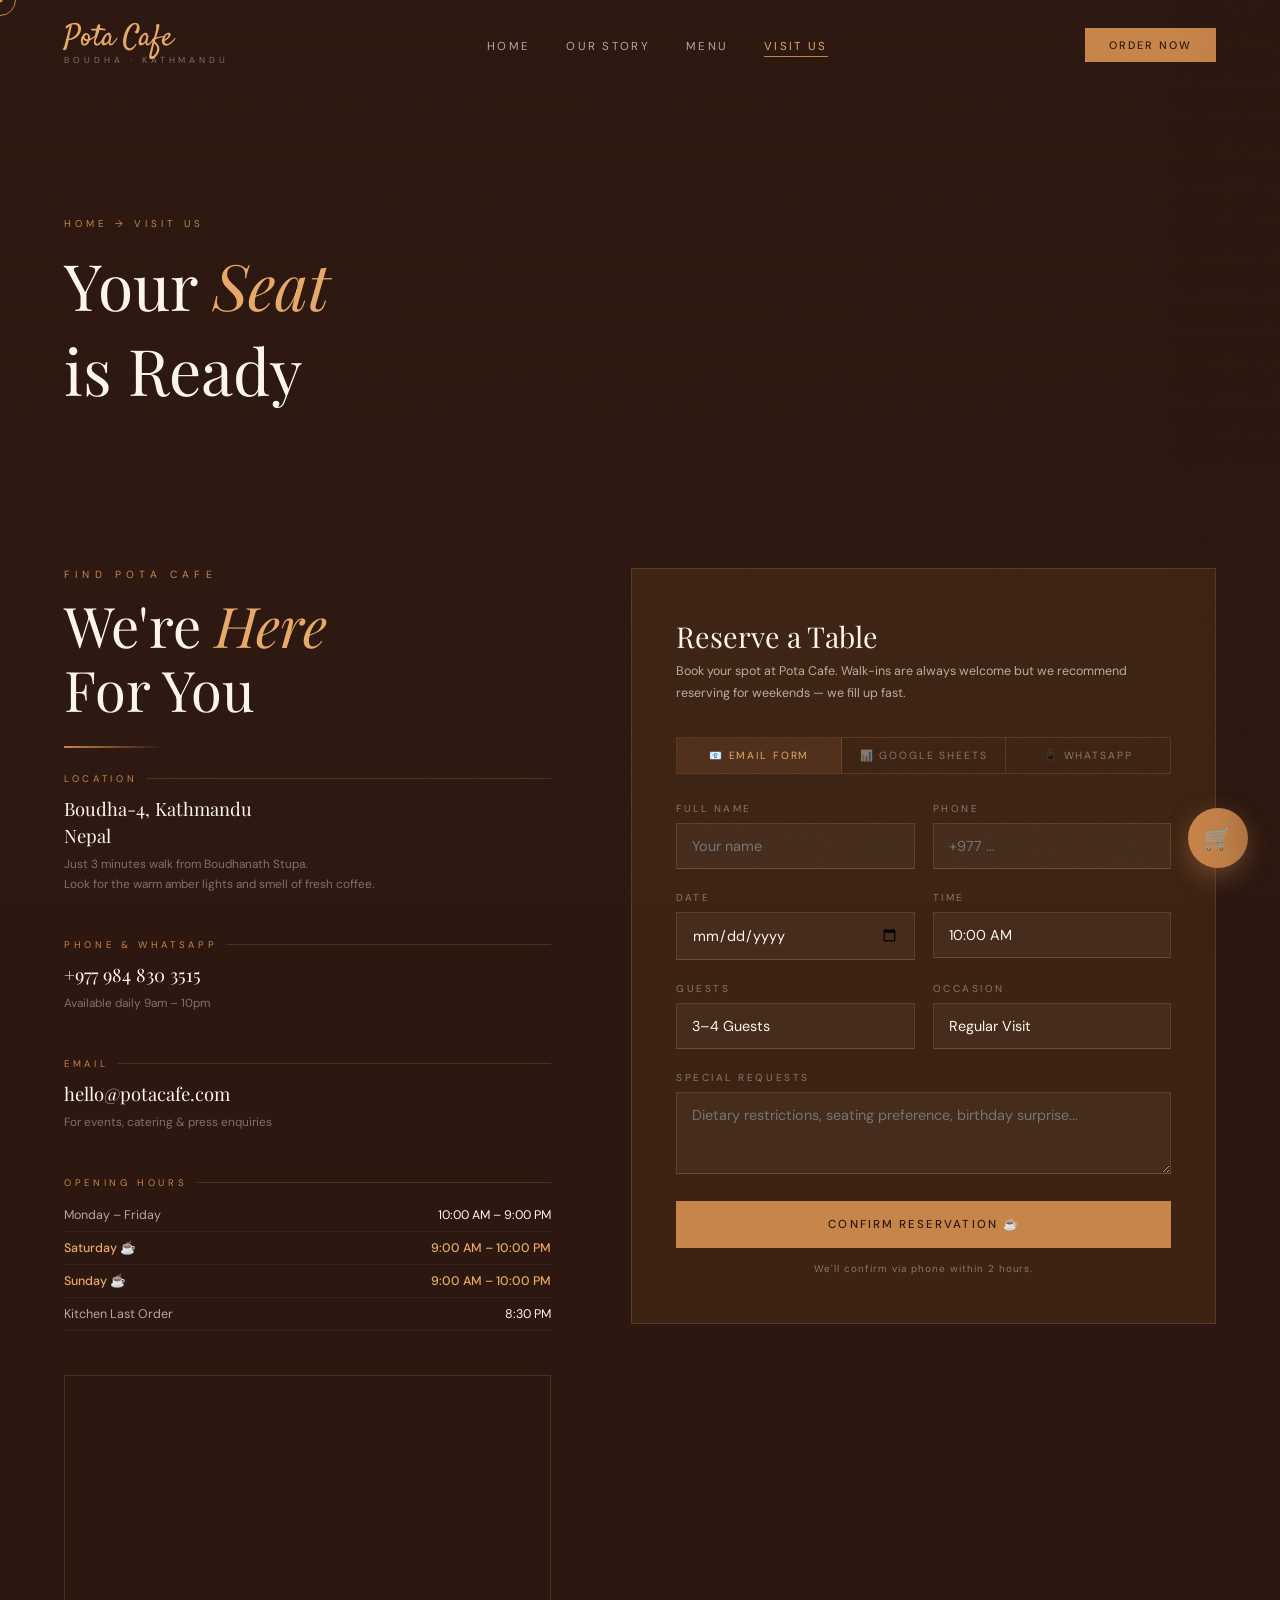
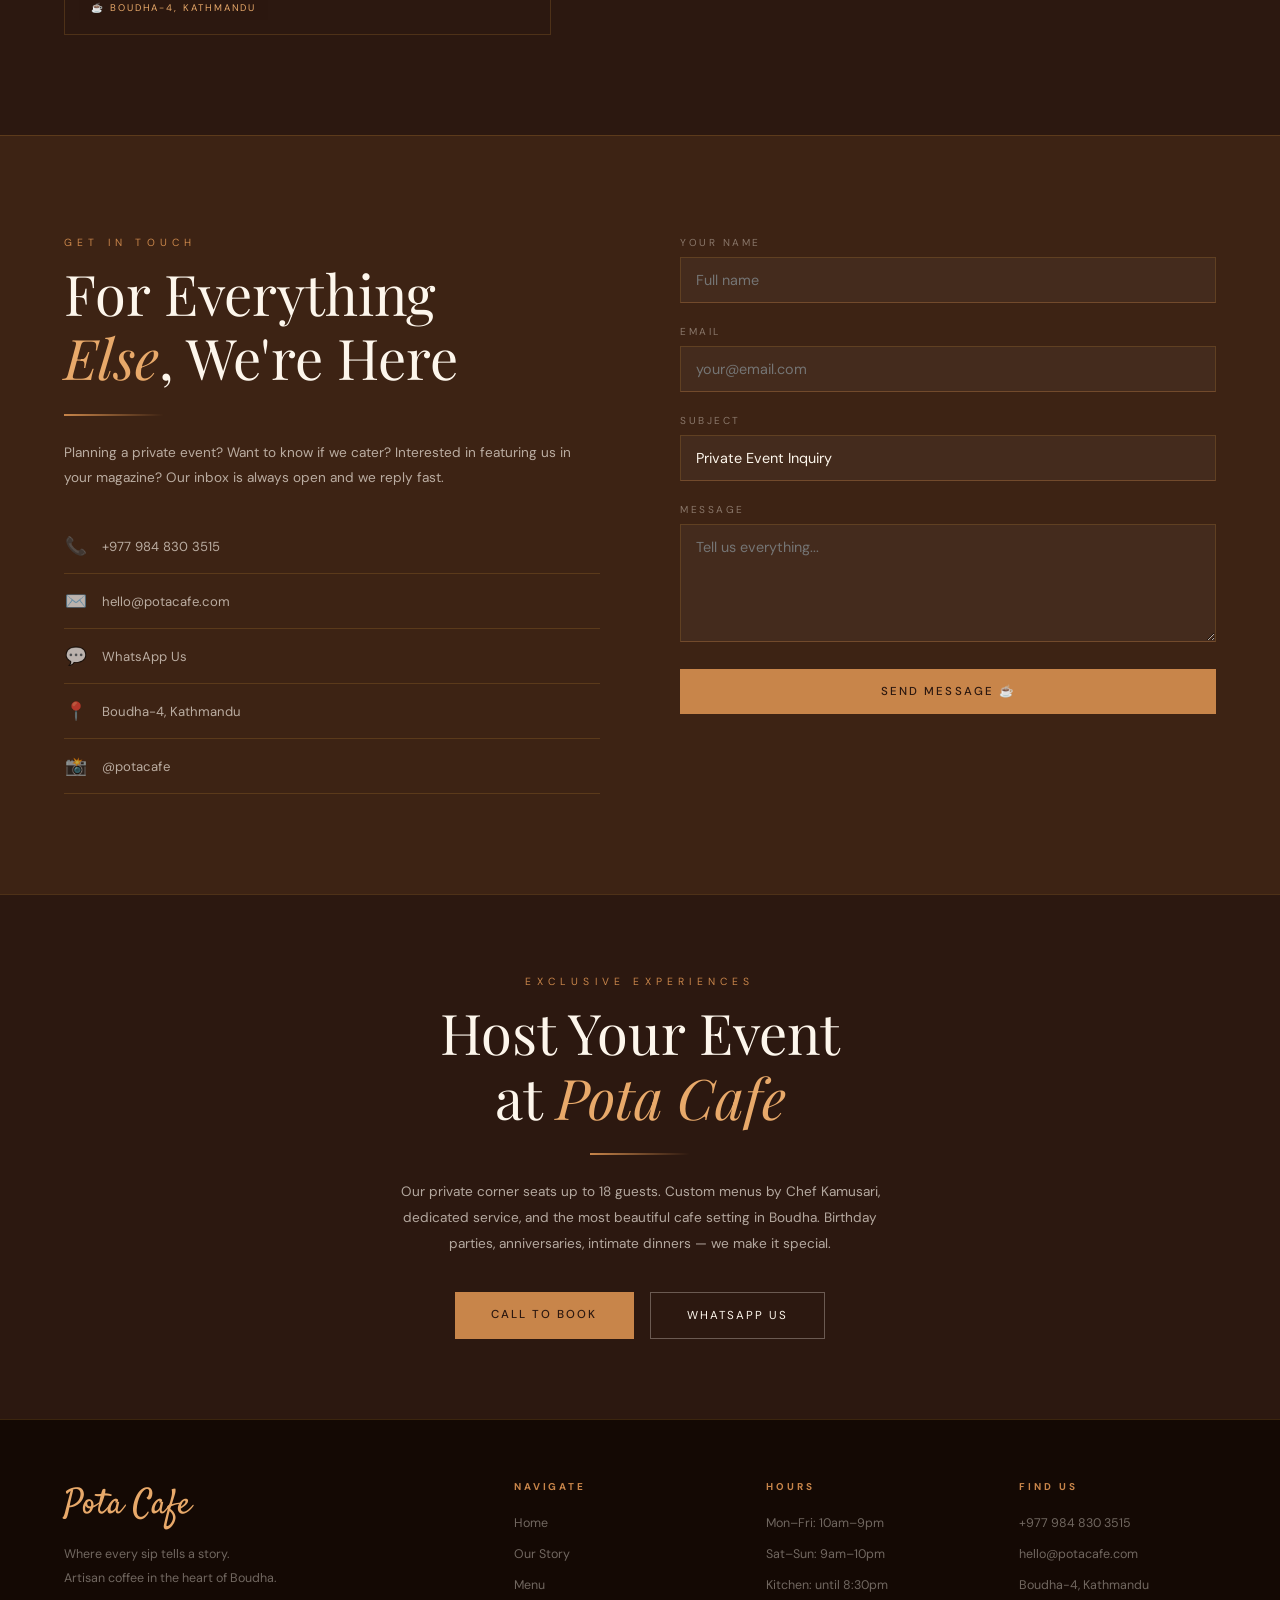
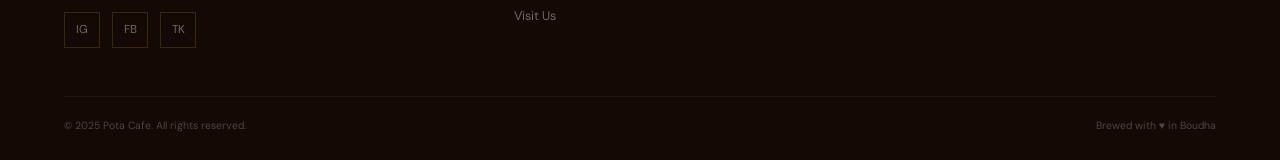
<file: contact.html>
<!DOCTYPE html>
<html lang="en">
<head>
  <meta charset="UTF-8"/>
  <meta name="viewport" content="width=device-width, initial-scale=1.0"/>
  <title>Visit Us — Pota Cafe Kathmandu</title>
  <link rel="stylesheet" href="styles.css"/>
  <style>
    .contact-layout {
      display: grid;
      grid-template-columns: 1fr 1.2fr;
      gap: 80px;
      align-items: start;
    }
    .contact-block { margin-bottom: 44px; }
    .contact-label {
      font-size: 0.6rem;
      letter-spacing: 0.38em;
      text-transform: uppercase;
      color: var(--caramel);
      margin-bottom: 10px;
      display: flex;
      align-items: center;
      gap: 10px;
    }
    .contact-label::after { content: ''; flex: 1; height: 1px; background: var(--glass-border); }
    .contact-value {
      font-family: var(--font-display);
      font-size: 1.15rem;
      font-weight: 400;
      color: var(--cream);
      line-height: 1.5;
    }
    .contact-sub { font-size: 0.74rem; color: var(--text-muted); margin-top: 4px; line-height: 1.7; }

    .hours-table { margin-top: 8px; }
    .hours-row {
      display: flex;
      justify-content: space-between;
      padding: 8px 0;
      border-bottom: 1px solid rgba(255,255,255,0.05);
      font-size: 0.78rem;
    }
    .hours-day  { color: var(--text-soft); }
    .hours-time { color: var(--cream); }
    .hours-row.today .hours-day,
    .hours-row.today .hours-time { color: var(--caramel-light); font-weight: 500; }

    .map-wrap {
      position: relative;
      height: 260px;
      overflow: hidden;
      border: 1px solid var(--glass-border);
      margin-top: 32px;
    }
    .map-wrap iframe { width: 100%; height: 100%; border: none; filter: grayscale(1) invert(0.85) sepia(0.3) contrast(0.85); opacity: 0.8; }
    .map-label {
      position: absolute;
      bottom: 14px; left: 14px;
      font-size: 0.6rem;
      letter-spacing: 0.2em;
      text-transform: uppercase;
      color: var(--caramel-light);
      background: rgba(44,24,16,0.9);
      padding: 6px 12px;
      backdrop-filter: blur(8px);
    }

    .reservation-box {
      background: var(--espresso-mid);
      border: 1px solid var(--glass-border);
      padding: 48px 44px;
      position: sticky;
      top: 90px;
    }
    .reservation-box h2 {
      font-family: var(--font-display);
      font-size: 1.8rem;
      font-weight: 400;
      color: var(--cream);
      margin-bottom: 6px;
    }
    .reservation-box > p {
      font-size: 0.78rem;
      color: var(--text-soft);
      line-height: 1.75;
      margin-bottom: 32px;
    }

    /* Google Sheets tab indicator */
    .form-tabs {
      display: flex;
      gap: 0;
      margin-bottom: 28px;
      border: 1px solid var(--glass-border);
    }
    .form-tab {
      flex: 1;
      padding: 11px;
      text-align: center;
      font-size: 0.65rem;
      letter-spacing: 0.18em;
      text-transform: uppercase;
      color: var(--text-muted);
      background: transparent;
      border: none;
      border-right: 1px solid var(--glass-border);
      cursor: none;
      transition: all 0.3s;
    }
    .form-tab:last-child { border-right: none; }
    .form-tab.active { background: rgba(200,133,74,0.12); color: var(--caramel-light); }

    .form-panel { display: none; }
    .form-panel.active { display: block; }

    .whatsapp-reserve {
      display: flex;
      align-items: center;
      gap: 10px;
      padding: 14px 20px;
      background: #25d366;
      color: var(--white);
      border: none;
      font-size: 0.72rem;
      letter-spacing: 0.15em;
      text-transform: uppercase;
      font-weight: 500;
      width: 100%;
      justify-content: center;
      margin-top: 10px;
      transition: background 0.3s, transform 0.2s;
      cursor: none;
    }
    .whatsapp-reserve:hover { background: #1da851; transform: translateY(-1px); }

    .enquiry-section {
      padding: 100px 5%;
      background: var(--espresso-mid);
      border-top: 1px solid var(--glass-border);
    }
    .enquiry-grid {
      display: grid;
      grid-template-columns: 1fr 1fr;
      gap: 80px;
      align-items: start;
    }
    .quick-links { margin-top: 28px; }
    .quick-link {
      display: flex;
      align-items: center;
      gap: 14px;
      padding: 16px 0;
      border-bottom: 1px solid var(--glass-border);
      font-size: 0.82rem;
      color: var(--text-soft);
      transition: color 0.3s;
    }
    .quick-link:hover { color: var(--caramel-light); }
    .quick-link-icon { font-size: 1.1rem; width: 24px; text-align: center; }

    @media(max-width:768px) {
      .contact-layout, .enquiry-grid { grid-template-columns: 1fr; gap: 48px; }
      .reservation-box { padding: 32px 24px; position: static; }
    }
  </style>
</head>
<body>

  <div id="page-loader">
    <div class="loader-cup">☕</div>
    <div class="loader-name">Pota Cafe</div>
    <div class="loader-tagline">Come Find Us</div>
    <div class="loader-bar-wrap"><div class="loader-bar"></div></div>
  </div>
  <div id="cursor-dot"></div>
  <div id="cursor-ring"></div>

  <!-- Cart -->
  <button class="cart-toggle" id="cart-toggle">🛒<span class="cart-badge" id="cart-badge">0</span></button>
  <div class="cart-sidebar" id="cart-sidebar">
    <div class="cart-header"><h3>Your Order</h3><button class="cart-close" id="cart-close">✕</button></div>
    <div class="cart-items" id="cart-items"><div class="cart-empty" id="cart-empty"><div class="cart-empty-icon">☕</div><p>Your cart is empty.<br/>Add something delicious!</p></div></div>
    <div class="cart-footer">
      <div class="cart-total"><span class="cart-total-label">Total</span><span class="cart-total-amount" id="cart-total-amount">Rs. 0</span></div>
      <div class="cart-actions">
        <button class="cart-whatsapp" id="cart-whatsapp">📱 Order via WhatsApp</button>
        <button class="cart-email" id="cart-email">✉️ Order via Email</button>
      </div>
    </div>
  </div>
  <div class="cart-overlay" id="cart-overlay"></div>

  <div class="mobile-menu">
    <a href="index.html">Home</a>
    <a href="about.html">Our Story</a>
    <a href="services.html">Menu</a>
    <a href="contact.html">Visit Us</a>
  </div>

  <nav class="nav">
    <a href="index.html" class="nav-logo"><span class="nav-logo-main">Pota Cafe</span><span class="nav-logo-sub">Boudha · Kathmandu</span></a>
    <ul class="nav-links">
      <li><a href="index.html">Home</a></li>
      <li><a href="about.html">Our Story</a></li>
      <li><a href="services.html">Menu</a></li>
      <li><a href="contact.html" class="active">Visit Us</a></li>
    </ul>
    <button class="nav-order-btn" onclick="document.getElementById('cart-toggle').click()">Order Now</button>
    <button class="nav-hamburger"><span></span><span></span><span></span></button>
  </nav>

  <div class="page-header">
    <div class="page-header-bg" style="background-image:url('https://images.unsplash.com/photo-1501339847302-ac426a4a7cbb?w=1400&q=80');"></div>
    <div class="page-header-overlay"></div>
    <div class="page-header-content">
      <span class="page-header-eyebrow">Home → Visit Us</span>
      <h1 class="page-header-title">Your <em style="color:var(--caramel-light);font-style:italic;">Seat</em><br/>is Ready</h1>
    </div>
  </div>

  <!-- MAIN CONTACT + RESERVATION -->
  <section id="reserve" style="padding:100px 5%;">
    <div class="contact-layout">

      <!-- LEFT: Info -->
      <div class="reveal-left">
        <span class="section-eyebrow">Find Pota Cafe</span>
        <h2 class="section-title">We're <em>Here</em><br/>For You</h2>
        <div class="section-line"></div>

        <div class="contact-block">
          <p class="contact-label">Location</p>
          <p class="contact-value">Boudha-4, Kathmandu<br/>Nepal</p>
          <p class="contact-sub">Just 3 minutes walk from Boudhanath Stupa.<br/>Look for the warm amber lights and smell of fresh coffee.</p>
        </div>

        <div class="contact-block">
          <p class="contact-label">Phone & WhatsApp</p>
          <p class="contact-value"><a href="tel:9848303515" style="color:var(--cream);">+977 984 830 3515</a></p>
          <p class="contact-sub">Available daily 9am – 10pm</p>
        </div>

        <div class="contact-block">
          <p class="contact-label">Email</p>
          <p class="contact-value"><a href="mailto:hello@potacafe.com" style="color:var(--cream);">hello@potacafe.com</a></p>
          <p class="contact-sub">For events, catering & press enquiries</p>
        </div>

        <div class="contact-block">
          <p class="contact-label">Opening Hours</p>
          <div class="hours-table">
            <div class="hours-row"><span class="hours-day">Monday – Friday</span><span class="hours-time">10:00 AM – 9:00 PM</span></div>
            <div class="hours-row today"><span class="hours-day">Saturday ☕</span><span class="hours-time">9:00 AM – 10:00 PM</span></div>
            <div class="hours-row today"><span class="hours-day">Sunday ☕</span><span class="hours-time">9:00 AM – 10:00 PM</span></div>
            <div class="hours-row"><span class="hours-day">Kitchen Last Order</span><span class="hours-time">8:30 PM</span></div>
          </div>
        </div>

        <div class="map-wrap">
          <iframe
            src="https://www.google.com/maps/embed?pb=!1m18!1m12!1m3!1d3530.8!2d85.3615!3d27.7215!2m3!1f0!2f0!3f0!3m2!1i1024!2i768!4f13.1!3m3!1m2!1s0x39eb1bd5b6947b89%3A0x1d1c7f2a5a3b9e82!2sBoudhanath%2C%20Kathmandu!5e0!3m2!1sen!2snp!4v1700000000000"
            allowfullscreen=""
            loading="lazy"
            referrerpolicy="no-referrer-when-downgrade"
          ></iframe>
          <span class="map-label">☕ Boudha-4, Kathmandu</span>
        </div>
      </div>

      <!-- RIGHT: Reservation -->
      <div class="reveal-right">
        <div class="reservation-box">
          <h2>Reserve a Table</h2>
          <p>Book your spot at Pota Cafe. Walk-ins are always welcome but we recommend reserving for weekends — we fill up fast.</p>

          <!-- Tabs: Email vs WhatsApp vs Google Sheets -->
          <div class="form-tabs">
            <button class="form-tab active" data-tab="email">📧 Email Form</button>
            <button class="form-tab" data-tab="sheets">📊 Google Sheets</button>
            <button class="form-tab" data-tab="whatsapp">📱 WhatsApp</button>
          </div>

          <!-- EMAIL FORM (Formspree) -->
          <!-- 
            TO ACTIVATE: 
            1. Go to formspree.io
            2. Create form → get your endpoint
            3. Replace YOUR_FORMSPREE_CODE below
          -->
          <div class="form-panel active" id="tab-email">
            <form action="https://formspree.io/f/YOUR_FORMSPREE_CODE" method="POST" data-feedback>
              <div class="form-row">
                <div class="form-group">
                  <label for="res-name">Full Name</label>
                  <input type="text" id="res-name" name="name" placeholder="Your name" required/>
                </div>
                <div class="form-group">
                  <label for="res-phone">Phone</label>
                  <input type="tel" id="res-phone" name="phone" placeholder="+977 ..." required/>
                </div>
              </div>
              <div class="form-row">
                <div class="form-group">
                  <label for="res-date">Date</label>
                  <input type="date" id="res-date" name="date" required/>
                </div>
                <div class="form-group">
                  <label for="res-time">Time</label>
                  <select id="res-time" name="time">
                    <option>10:00 AM</option>
                    <option>11:00 AM</option>
                    <option>12:00 PM – Lunch</option>
                    <option>1:00 PM</option>
                    <option>2:00 PM</option>
                    <option>3:00 PM – Afternoon</option>
                    <option>5:00 PM</option>
                    <option>6:00 PM – Dinner</option>
                    <option>7:00 PM</option>
                    <option>8:00 PM</option>
                  </select>
                </div>
              </div>
              <div class="form-row">
                <div class="form-group">
                  <label for="res-guests">Guests</label>
                  <select id="res-guests" name="guests">
                    <option>1 Guest</option>
                    <option>2 Guests</option>
                    <option selected>3–4 Guests</option>
                    <option>5–6 Guests</option>
                    <option>7–10 Guests</option>
                    <option>Private Event</option>
                  </select>
                </div>
                <div class="form-group">
                  <label for="res-occasion">Occasion</label>
                  <select id="res-occasion" name="occasion">
                    <option>Regular Visit</option>
                    <option>Birthday</option>
                    <option>Anniversary</option>
                    <option>Date</option>
                    <option>Business</option>
                    <option>Friends Gathering</option>
                  </select>
                </div>
              </div>
              <div class="form-group">
                <label for="res-notes">Special Requests</label>
                <textarea id="res-notes" name="notes" rows="3" placeholder="Dietary restrictions, seating preference, birthday surprise..."></textarea>
              </div>
              <input type="hidden" name="_subject" value="New Table Reservation — Pota Cafe"/>
              <button type="submit" class="btn-primary" style="width:100%;display:block;text-align:center;padding:16px;">
                Confirm Reservation ☕
              </button>
              <p style="font-size:0.62rem;color:var(--text-muted);text-align:center;margin-top:14px;letter-spacing:0.1em;">We'll confirm via phone within 2 hours.</p>
            </form>
          </div>

          <!-- GOOGLE SHEETS FORM -->
          <!--
            TO ACTIVATE:
            1. Create a Google Form with same fields
            2. Get the embed URL
            3. Replace YOUR_GOOGLE_FORM_ID below
            OR use the same Formspree form above which
            can also connect to Google Sheets via Zapier free tier
          -->
          <div class="form-panel" id="tab-sheets">
            <div style="text-align:center;padding:32px 0;">
              <div style="font-size:2.5rem;margin-bottom:16px;">📊</div>
              <h3 style="font-family:var(--font-display);font-size:1.3rem;color:var(--cream);margin-bottom:10px;">Google Sheets Booking</h3>
              <p style="font-size:0.78rem;color:var(--text-soft);line-height:1.8;margin-bottom:24px;">
                Your reservation goes directly into our Google Sheet — Pota gets notified instantly and can see all bookings in one place.
              </p>
              <!-- 
                SETUP: 
                1. Go to forms.google.com
                2. Create a form with: Name, Phone, Date, Time, Guests, Notes
                3. Click Send → Embed → copy the src URL
                4. Paste it below replacing YOUR_GOOGLE_FORM_ID
              -->
              <a href="https://docs.google.com/forms/d/YOUR_GOOGLE_FORM_ID/viewform" target="_blank" class="btn-primary" style="display:inline-block;">
                Open Booking Form →
              </a>
              <p style="font-size:0.62rem;color:var(--text-muted);margin-top:16px;">Opens in a new tab. Free, secure, instant.</p>
            </div>
          </div>

          <!-- WHATSAPP DIRECT -->
          <div class="form-panel" id="tab-whatsapp">
            <div style="text-align:center;padding:32px 0;">
              <div style="font-size:2.5rem;margin-bottom:16px;">📱</div>
              <h3 style="font-family:var(--font-display);font-size:1.3rem;color:var(--cream);margin-bottom:10px;">Book via WhatsApp</h3>
              <p style="font-size:0.78rem;color:var(--text-soft);line-height:1.8;margin-bottom:24px;">
                Message us directly on WhatsApp for an instant reply. Just tell us your name, date, time, and number of guests — we'll confirm within minutes.
              </p>
              <button class="whatsapp-reserve" id="whatsapp-reserve-btn">
                <span>💬</span> Chat with Us on WhatsApp
              </button>
              <p style="font-size:0.62rem;color:var(--text-muted);margin-top:16px;">
                Available daily 9am – 10pm<br/>+977 984 830 3515
              </p>
            </div>
          </div>

        </div>
      </div>
    </div>
  </section>

  <!-- GENERAL ENQUIRIES -->
  <section class="enquiry-section">
    <div class="enquiry-grid">
      <div class="reveal-left">
        <span class="section-eyebrow">Get in Touch</span>
        <h2 class="section-title">For Everything<br/><em>Else</em>, We're Here</h2>
        <div class="section-line"></div>
        <p style="font-size:0.85rem;line-height:1.9;color:var(--text-soft);margin-bottom:8px;">
          Planning a private event? Want to know if we cater? Interested in featuring us in your magazine? Our inbox is always open and we reply fast.
        </p>
        <div class="quick-links">
          <a href="tel:9848303515" class="quick-link">
            <span class="quick-link-icon">📞</span> +977 984 830 3515
          </a>
          <a href="mailto:hello@potacafe.com" class="quick-link">
            <span class="quick-link-icon">✉️</span> hello@potacafe.com
          </a>
          <a href="https://wa.me/9848303515" target="_blank" class="quick-link">
            <span class="quick-link-icon">💬</span> WhatsApp Us
          </a>
          <a href="#" class="quick-link">
            <span class="quick-link-icon">📍</span> Boudha-4, Kathmandu
          </a>
          <a href="#" class="quick-link">
            <span class="quick-link-icon">📸</span> @potacafe
          </a>
        </div>
      </div>

      <div class="reveal-right">
        <!--
          SETUP: Replace YOUR_FORMSPREE_CODE with your actual Formspree endpoint
          Same one works for both reservation and enquiry forms
        -->
        <form action="https://formspree.io/f/YOUR_FORMSPREE_CODE" method="POST" data-feedback>
          <div class="form-group">
            <label>Your Name</label>
            <input type="text" name="name" placeholder="Full name"/>
          </div>
          <div class="form-group">
            <label>Email</label>
            <input type="email" name="email" placeholder="your@email.com"/>
          </div>
          <div class="form-group">
            <label>Subject</label>
            <select name="subject">
              <option>Private Event Inquiry</option>
              <option>Catering Request</option>
              <option>Press & Media</option>
              <option>Feedback</option>
              <option>Partnership</option>
              <option>Other</option>
            </select>
          </div>
          <div class="form-group">
            <label>Message</label>
            <textarea name="message" rows="5" placeholder="Tell us everything..."></textarea>
          </div>
          <input type="hidden" name="_subject" value="New Enquiry — Pota Cafe"/>
          <button type="submit" class="btn-primary" style="width:100%;display:block;text-align:center;">
            Send Message ☕
          </button>
        </form>
      </div>
    </div>
  </section>

  <!-- PRIVATE EVENTS -->
  <section style="padding:80px 5%;text-align:center;border-top:1px solid var(--glass-border);">
    <div class="reveal">
      <span class="section-eyebrow">Exclusive Experiences</span>
      <h2 class="section-title">Host Your Event<br/>at <em>Pota Cafe</em></h2>
      <div class="section-line" style="margin:24px auto;"></div>
      <p style="max-width:520px;margin:0 auto 36px;font-size:0.85rem;line-height:1.9;color:var(--text-soft);">
        Our private corner seats up to 18 guests. Custom menus by Chef Kamusari, dedicated service, and the most beautiful cafe setting in Boudha. Birthday parties, anniversaries, intimate dinners — we make it special.
      </p>
      <div style="display:flex;gap:16px;justify-content:center;flex-wrap:wrap;">
        <a href="tel:9848303515" class="btn-primary">Call to Book</a>
        <a href="https://wa.me/9848303515" target="_blank" class="btn-outline">WhatsApp Us</a>
      </div>
    </div>
  </section>

  <footer>
    <div class="footer-grid">
      <div>
        <div class="footer-logo">Pota Cafe</div>
        <p class="footer-desc">Where every sip tells a story.<br/>Artisan coffee in the heart of Boudha.</p>
        <div class="footer-social">
          <a href="#" class="social-btn">IG</a>
          <a href="#" class="social-btn">FB</a>
          <a href="#" class="social-btn">TK</a>
        </div>
      </div>
      <div class="footer-col"><h4>Navigate</h4><ul><li><a href="index.html">Home</a></li><li><a href="about.html">Our Story</a></li><li><a href="services.html">Menu</a></li><li><a href="contact.html">Visit Us</a></li></ul></div>
      <div class="footer-col"><h4>Hours</h4><ul><li><a href="#">Mon–Fri: 10am–9pm</a></li><li><a href="#">Sat–Sun: 9am–10pm</a></li><li><a href="#">Kitchen: until 8:30pm</a></li></ul></div>
      <div class="footer-col"><h4>Find Us</h4><ul><li><a href="tel:9848303515">+977 984 830 3515</a></li><li><a href="#">hello@potacafe.com</a></li><li><a href="#">Boudha-4, Kathmandu</a></li></ul></div>
    </div>
    <div class="footer-bottom">
      <span>© 2025 Pota Cafe. All rights reserved.</span>
      <span>Brewed with ♥ in Boudha</span>
    </div>
  </footer>

  <script src="script.js"></script>
  <script>
    // Tab switching
    document.querySelectorAll('.form-tab').forEach(tab => {
      tab.addEventListener('click', function() {
        document.querySelectorAll('.form-tab').forEach(t => t.classList.remove('active'));
        document.querySelectorAll('.form-panel').forEach(p => p.classList.remove('active'));
        this.classList.add('active');
        document.getElementById('tab-' + this.dataset.tab).classList.add('active');
      });
    });

    // WhatsApp reservation pre-filled message
    document.getElementById('whatsapp-reserve-btn')?.addEventListener('click', () => {
      const msg = `Hello Pota Cafe! 🍵\n\nI'd like to reserve a table.\n\nName: \nDate: \nTime: \nNumber of guests: \nAny special requests: \n\nThank you!`;
      window.open(`https://wa.me/9848303515?text=${encodeURIComponent(msg)}`, '_blank');
    });
  </script>
</body>
</html>
</file>
<file: styles.css>
/* ============================================================
   POTA CAFE — styles.css
   Cozy · Warm · Rustic · Boudha-4, Kathmandu
   Color Rule: 60% Espresso | 30% Cream/Caramel | 10% Gold
   ============================================================ */

@import url('https://fonts.googleapis.com/css2?family=Playfair+Display:ital,wght@0,400;0,500;0,700;1,400;1,500&family=DM+Sans:wght@300;400;500&family=Satisfy&display=swap');

/* ── CSS Variables ─────────────────────────────────────────── */
:root {
  /* 60% Primary — Espresso Brown */
  --espresso:      #2c1810;
  --espresso-mid:  #3d2314;
  --espresso-soft: #4a2c1a;

  /* 30% Secondary — Cream & Caramel */
  --cream:         #fdf6ec;
  --cream-dark:    #f5e6d0;
  --caramel:       #c8854a;
  --caramel-light: #e8a96a;
  --beige:         #f0dfc0;

  /* 10% Accent — Warm Gold */
  --gold:          #d4963a;
  --gold-light:    #f0b85a;

  /* Utility */
  --white:         #ffffff;
  --text-soft:     rgba(253,246,236,0.65);
  --text-muted:    rgba(253,246,236,0.4);
  --glass:         rgba(255,255,255,0.06);
  --glass-border:  rgba(212,150,58,0.2);
  --shadow:        rgba(44,24,16,0.4);

  --font-display:  'Playfair Display', serif;
  --font-script:   'Satisfy', cursive;
  --font-body:     'DM Sans', sans-serif;

  --ease-expo:     cubic-bezier(0.16,1,0.3,1);
  --ease-smooth:   cubic-bezier(0.87,0,0.13,1);
  --transition:    0.4s var(--ease-expo);
}

/* ── Reset ─────────────────────────────────────────────────── */
*, *::before, *::after { box-sizing: border-box; margin: 0; padding: 0; }
html { scroll-behavior: smooth; font-size: 16px; }
body {
  font-family: var(--font-body);
  background: var(--espresso);
  color: var(--cream);
  cursor: none;
  overflow-x: hidden;
}
img { display: block; width: 100%; object-fit: cover; }
a   { text-decoration: none; color: inherit; }
ul  { list-style: none; }
button { font-family: var(--font-body); cursor: none; }

/* ── Grain Texture Overlay ─────────────────────────────────── */
body::before {
  content: '';
  position: fixed;
  inset: 0;
  background-image: url("data:image/svg+xml,%3Csvg viewBox='0 0 512 512' xmlns='http://www.w3.org/2000/svg'%3E%3Cfilter id='grain'%3E%3CfeTurbulence type='fractalNoise' baseFrequency='0.75' numOctaves='4' stitchTiles='stitch'/%3E%3C/filter%3E%3Crect width='100%25' height='100%25' filter='url(%23grain)' opacity='0.035'/%3E%3C/svg%3E");
  pointer-events: none;
  z-index: 9997;
  opacity: 0.6;
}

/* ── Custom Cursor ─────────────────────────────────────────── */
#cursor-dot, #cursor-ring {
  position: fixed;
  top: 0; left: 0;
  pointer-events: none;
  z-index: 9999;
  transform: translate(-50%, -50%);
  border-radius: 50%;
}
#cursor-dot {
  width: 5px; height: 5px;
  background: var(--gold);
}
#cursor-ring {
  width: 32px; height: 32px;
  border: 1.5px solid var(--caramel);
  transition: width 0.35s var(--ease-expo),
              height 0.35s var(--ease-expo),
              background 0.3s;
}
.cursor-hover #cursor-ring {
  width: 52px; height: 52px;
  background: rgba(212,150,58,0.1);
}

/* ── Page Loader ───────────────────────────────────────────── */
#page-loader {
  position: fixed; inset: 0;
  background: var(--espresso);
  z-index: 9998;
  display: flex;
  flex-direction: column;
  align-items: center;
  justify-content: center;
  gap: 20px;
  transition: opacity 0.9s var(--ease-smooth), visibility 0.9s;
}
#page-loader.hidden { opacity: 0; visibility: hidden; }

.loader-cup { font-size: 3rem; animation: cupSteam 1.5s ease-in-out infinite; }
@keyframes cupSteam {
  0%,100% { transform: translateY(0) rotate(-3deg); }
  50%      { transform: translateY(-8px) rotate(3deg); }
}
.loader-name {
  font-family: var(--font-script);
  font-size: 2.8rem;
  color: var(--caramel-light);
  opacity: 0;
  animation: fadeIn 0.8s 0.4s forwards;
}
.loader-tagline {
  font-size: 0.7rem;
  letter-spacing: 0.4em;
  text-transform: uppercase;
  color: var(--text-muted);
  opacity: 0;
  animation: fadeIn 0.8s 0.7s forwards;
}
.loader-bar-wrap {
  width: 160px; height: 2px;
  background: rgba(212,150,58,0.2);
  border-radius: 2px;
  overflow: hidden;
  opacity: 0;
  animation: fadeIn 0.5s 0.8s forwards;
}
.loader-bar {
  height: 100%;
  background: linear-gradient(90deg, var(--caramel), var(--gold));
  border-radius: 2px;
  transform: translateX(-100%);
  animation: loadBar 1.8s 0.9s var(--ease-expo) forwards;
}
@keyframes fadeIn  { to { opacity: 1; } }
@keyframes loadBar { to { transform: translateX(0); } }

/* ── Navigation ────────────────────────────────────────────── */
.nav {
  position: fixed; top: 0; left: 0; right: 0;
  z-index: 1000;
  padding: 24px 5%;
  display: flex;
  align-items: center;
  justify-content: space-between;
  transition: background 0.5s, padding 0.4s, box-shadow 0.4s;
}
.nav.scrolled {
  background: rgba(44,24,16,0.95);
  backdrop-filter: blur(24px);
  padding: 14px 5%;
  box-shadow: 0 1px 0 var(--glass-border);
}
.nav-logo {
  display: flex;
  flex-direction: column;
  line-height: 1;
}
.nav-logo-main {
  font-family: var(--font-script);
  font-size: 1.9rem;
  color: var(--caramel-light);
  line-height: 1;
}
.nav-logo-sub {
  font-size: 0.55rem;
  letter-spacing: 0.45em;
  text-transform: uppercase;
  color: var(--text-muted);
  margin-top: 2px;
}
.nav-links {
  display: flex;
  gap: 36px;
  align-items: center;
}
.nav-links a {
  font-size: 0.72rem;
  letter-spacing: 0.2em;
  text-transform: uppercase;
  color: var(--text-soft);
  position: relative;
  padding-bottom: 3px;
  transition: color 0.3s;
}
.nav-links a::after {
  content: '';
  position: absolute;
  bottom: 0; left: 0;
  width: 0; height: 1px;
  background: var(--caramel);
  transition: width 0.4s var(--ease-expo);
}
.nav-links a:hover,
.nav-links a.active { color: var(--caramel-light); }
.nav-links a:hover::after,
.nav-links a.active::after { width: 100%; }

.nav-order-btn {
  font-size: 0.68rem;
  letter-spacing: 0.18em;
  text-transform: uppercase;
  background: var(--caramel);
  color: var(--espresso);
  font-weight: 500;
  padding: 10px 24px;
  border: none;
  transition: background 0.3s, transform 0.3s, box-shadow 0.3s;
  position: relative;
  overflow: hidden;
}
.nav-order-btn::before {
  content: '';
  position: absolute; inset: 0;
  background: linear-gradient(120deg, transparent 40%, rgba(255,255,255,0.2) 50%, transparent 60%);
  transform: translateX(-100%);
  transition: transform 0.5s;
}
.nav-order-btn:hover::before { transform: translateX(100%); }
.nav-order-btn:hover {
  background: var(--gold);
  transform: translateY(-1px);
  box-shadow: 0 8px 24px rgba(212,150,58,0.35);
}

.nav-hamburger {
  display: none;
  flex-direction: column;
  gap: 5px;
  cursor: pointer;
  padding: 4px;
  background: none;
  border: none;
}
.nav-hamburger span {
  display: block;
  width: 22px; height: 1.5px;
  background: var(--caramel-light);
  transition: transform 0.3s, opacity 0.3s;
}

/* Mobile menu */
.mobile-menu {
  position: fixed;
  inset: 0;
  background: rgba(44,24,16,0.98);
  z-index: 999;
  display: flex;
  flex-direction: column;
  align-items: center;
  justify-content: center;
  gap: 32px;
  transform: translateX(100%);
  transition: transform 0.5s var(--ease-expo);
}
.mobile-menu.open { transform: translateX(0); }
.mobile-menu a {
  font-family: var(--font-display);
  font-size: 2rem;
  font-weight: 400;
  color: var(--cream);
  transition: color 0.3s;
}
.mobile-menu a:hover { color: var(--caramel-light); }

/* ── Hero ──────────────────────────────────────────────────── */
.hero {
  position: relative;
  height: 100vh;
  min-height: 700px;
  display: flex;
  align-items: center;
  overflow: hidden;
}
.hero-bg {
  position: absolute; inset: 0;
  background:
    linear-gradient(to right, rgba(44,24,16,0.97) 35%, rgba(44,24,16,0.5) 65%, rgba(44,24,16,0.2) 100%),
    url('https://images.unsplash.com/photo-1495474472287-4d71bcdd2085?w=1800&q=85') center/cover no-repeat;
  transform: scale(1.04);
  animation: heroZoom 12s ease forwards;
}
@keyframes heroZoom { to { transform: scale(1); } }

.hero-content {
  position: relative;
  z-index: 2;
  padding: 0 5%;
  max-width: 680px;
}
.hero-badge {
  display: inline-flex;
  align-items: center;
  gap: 10px;
  border: 1px solid var(--glass-border);
  background: rgba(212,150,58,0.08);
  padding: 7px 16px;
  margin-bottom: 28px;
  opacity: 0;
  transform: translateY(16px);
  animation: revealUp 0.8s 1.8s var(--ease-expo) forwards;
}
.hero-badge span {
  font-size: 0.62rem;
  letter-spacing: 0.35em;
  text-transform: uppercase;
  color: var(--caramel-light);
}
.hero-badge::before { content: '☕'; font-size: 0.8rem; }

.hero-title {
  font-family: var(--font-display);
  font-size: clamp(3rem, 8vw, 6.5rem);
  font-weight: 400;
  line-height: 1.05;
  color: var(--cream);
  margin-bottom: 12px;
  opacity: 0;
  transform: translateY(24px);
  animation: revealUp 1s 2s var(--ease-expo) forwards;
}
.hero-title em {
  font-style: italic;
  color: var(--caramel-light);
  font-family: var(--font-script);
  font-size: 1.1em;
}
.hero-sub {
  font-size: 0.95rem;
  line-height: 1.8;
  color: var(--text-soft);
  margin-bottom: 44px;
  max-width: 420px;
  opacity: 0;
  transform: translateY(20px);
  animation: revealUp 0.9s 2.2s var(--ease-expo) forwards;
}
.hero-actions {
  display: flex;
  gap: 16px;
  flex-wrap: wrap;
  opacity: 0;
  transform: translateY(20px);
  animation: revealUp 0.9s 2.4s var(--ease-expo) forwards;
}

/* Floating coffee stats */
.hero-stats {
  position: absolute;
  right: 5%;
  bottom: 80px;
  display: flex;
  flex-direction: column;
  gap: 24px;
  z-index: 2;
  opacity: 0;
  animation: revealUp 0.9s 2.8s forwards;
}
.hero-stat {
  text-align: right;
  border-right: 2px solid var(--caramel);
  padding-right: 16px;
}
.hero-stat-num {
  font-family: var(--font-display);
  font-size: 2rem;
  font-weight: 400;
  color: var(--caramel-light);
  line-height: 1;
}
.hero-stat-label {
  font-size: 0.62rem;
  letter-spacing: 0.2em;
  text-transform: uppercase;
  color: var(--text-muted);
}

.hero-scroll {
  position: absolute;
  bottom: 36px; left: 5%;
  display: flex;
  align-items: center;
  gap: 12px;
  opacity: 0;
  animation: revealUp 0.8s 3s forwards;
}
.hero-scroll span {
  font-size: 0.6rem;
  letter-spacing: 0.4em;
  text-transform: uppercase;
  color: var(--text-muted);
}
.scroll-line {
  width: 48px; height: 1px;
  background: linear-gradient(to right, var(--caramel), transparent);
  animation: scrollPulse 2s infinite;
}
@keyframes scrollPulse {
  0%,100% { opacity: 1; transform: scaleX(1); }
  50%      { opacity: 0.4; transform: scaleX(0.6); }
}

@keyframes revealUp { to { opacity: 1; transform: translateY(0); } }

/* ── Buttons ───────────────────────────────────────────────── */
.btn-primary {
  background: var(--caramel);
  color: var(--espresso);
  font-family: var(--font-body);
  font-size: 0.72rem;
  font-weight: 500;
  letter-spacing: 0.18em;
  text-transform: uppercase;
  padding: 15px 36px;
  border: none;
  position: relative;
  overflow: hidden;
  transition: background 0.3s, transform 0.3s, box-shadow 0.3s;
  display: inline-block;
}
.btn-primary::before {
  content: '';
  position: absolute; inset: 0;
  background: linear-gradient(120deg, transparent 40%, rgba(255,255,255,0.25) 50%, transparent 60%);
  transform: translateX(-100%);
  transition: transform 0.5s;
}
.btn-primary:hover::before { transform: translateX(100%); }
.btn-primary:hover {
  background: var(--gold);
  transform: translateY(-2px);
  box-shadow: 0 12px 28px rgba(212,150,58,0.3);
}

.btn-outline {
  background: transparent;
  color: var(--cream);
  font-family: var(--font-body);
  font-size: 0.72rem;
  font-weight: 400;
  letter-spacing: 0.18em;
  text-transform: uppercase;
  padding: 15px 36px;
  border: 1px solid rgba(253,246,236,0.3);
  transition: border-color 0.3s, color 0.3s, transform 0.3s;
  display: inline-block;
}
.btn-outline:hover {
  border-color: var(--caramel);
  color: var(--caramel-light);
  transform: translateY(-2px);
}

/* ── Marquee ───────────────────────────────────────────────── */
.marquee-strip {
  overflow: hidden;
  border-top: 1px solid var(--glass-border);
  border-bottom: 1px solid var(--glass-border);
  padding: 16px 0;
  background: rgba(200,133,74,0.06);
}
.marquee-track {
  display: flex;
  gap: 48px;
  animation: marquee 30s linear infinite;
  white-space: nowrap;
}
.marquee-item {
  font-family: var(--font-script);
  font-size: 1.1rem;
  color: rgba(200,133,74,0.7);
  display: flex;
  align-items: center;
  gap: 14px;
}
.marquee-item::before { content: '☕'; font-size: 0.8rem; font-style: normal; }
@keyframes marquee { to { transform: translateX(-50%); } }

/* ── Section Shared ────────────────────────────────────────── */
section { padding: 100px 5%; }

.section-eyebrow {
  font-size: 0.65rem;
  letter-spacing: 0.5em;
  text-transform: uppercase;
  color: var(--caramel);
  display: block;
  margin-bottom: 12px;
  font-family: var(--font-body);
}
.section-title {
  font-family: var(--font-display);
  font-size: clamp(2rem, 4.5vw, 3.5rem);
  font-weight: 400;
  line-height: 1.15;
  color: var(--cream);
}
.section-title em {
  font-style: italic;
  color: var(--caramel-light);
}
.section-script {
  font-family: var(--font-script);
  font-size: 1.4em;
  color: var(--caramel-light);
}
.section-line {
  width: 50px; height: 2px;
  background: linear-gradient(to right, var(--caramel), transparent);
  margin: 24px 0;
  transition: width 0.8s var(--ease-expo);
}
.section-line.revealed { width: 100px; }

/* ── Reveal Animations ─────────────────────────────────────── */
.reveal {
  opacity: 0; transform: translateY(36px);
  transition: opacity 0.9s var(--ease-expo), transform 0.9s var(--ease-expo);
}
.reveal.visible { opacity: 1; transform: translateY(0); }
.reveal-left {
  opacity: 0; transform: translateX(-36px);
  transition: opacity 0.9s var(--ease-expo), transform 0.9s var(--ease-expo);
}
.reveal-left.visible { opacity: 1; transform: translateX(0); }
.reveal-right {
  opacity: 0; transform: translateX(36px);
  transition: opacity 0.9s var(--ease-expo), transform 0.9s var(--ease-expo);
}
.reveal-right.visible { opacity: 1; transform: translateX(0); }

.delay-1 { transition-delay: 0.1s !important; }
.delay-2 { transition-delay: 0.2s !important; }
.delay-3 { transition-delay: 0.3s !important; }
.delay-4 { transition-delay: 0.4s !important; }
.delay-5 { transition-delay: 0.5s !important; }
.delay-6 { transition-delay: 0.6s !important; }

/* ── Menu Filter ───────────────────────────────────────────── */
.filter-bar {
  display: flex;
  gap: 8px;
  flex-wrap: wrap;
  margin-bottom: 48px;
}
.filter-btn {
  font-size: 0.68rem;
  letter-spacing: 0.2em;
  text-transform: uppercase;
  padding: 10px 22px;
  border: 1px solid var(--glass-border);
  background: transparent;
  color: var(--text-soft);
  transition: all 0.3s;
  position: relative;
  overflow: hidden;
}
.filter-btn::before {
  content: '';
  position: absolute;
  inset: 0;
  background: var(--caramel);
  transform: scaleX(0);
  transform-origin: left;
  transition: transform 0.3s var(--ease-expo);
  z-index: -1;
}
.filter-btn:hover::before,
.filter-btn.active::before { transform: scaleX(1); }
.filter-btn:hover,
.filter-btn.active {
  color: var(--espresso);
  border-color: var(--caramel);
}

/* ── Menu Cards ────────────────────────────────────────────── */
.menu-grid {
  display: grid;
  grid-template-columns: repeat(auto-fill, minmax(280px, 1fr));
  gap: 24px;
}
.menu-card {
  background: var(--espresso-mid);
  border: 1px solid var(--glass-border);
  overflow: hidden;
  transition: transform 0.5s var(--ease-expo), box-shadow 0.5s var(--ease-expo);
  transform-style: preserve-3d;
  perspective: 800px;
  position: relative;
}
.menu-card:hover {
  transform: translateY(-8px) rotateX(2deg);
  box-shadow: 0 24px 50px rgba(44,24,16,0.6), 0 0 0 1px var(--caramel);
}
.menu-card.hidden {
  display: none;
}
.menu-card-img {
  height: 200px;
  overflow: hidden;
  position: relative;
}
.menu-card-img img {
  height: 100%;
  transition: transform 0.7s var(--ease-expo), filter 0.5s;
  filter: saturate(0.9) brightness(0.95);
}
.menu-card:hover .menu-card-img img {
  transform: scale(1.07);
  filter: saturate(1.1) brightness(1.02);
}
.menu-card-badge {
  position: absolute;
  top: 12px; left: 12px;
  background: var(--caramel);
  color: var(--espresso);
  font-size: 0.58rem;
  font-weight: 500;
  letter-spacing: 0.12em;
  text-transform: uppercase;
  padding: 4px 10px;
}
.menu-card-body { padding: 22px; }
.menu-card-category {
  font-size: 0.6rem;
  letter-spacing: 0.3em;
  text-transform: uppercase;
  color: var(--caramel);
  margin-bottom: 8px;
}
.menu-card-name {
  font-family: var(--font-display);
  font-size: 1.25rem;
  font-weight: 400;
  color: var(--cream);
  margin-bottom: 8px;
}
.menu-card-desc {
  font-size: 0.76rem;
  line-height: 1.7;
  color: var(--text-soft);
  margin-bottom: 18px;
}
.menu-card-footer {
  display: flex;
  align-items: center;
  justify-content: space-between;
}
.menu-card-price {
  font-family: var(--font-display);
  font-size: 1.4rem;
  font-weight: 400;
  color: var(--caramel-light);
}
.add-to-cart-btn {
  font-size: 0.62rem;
  letter-spacing: 0.15em;
  text-transform: uppercase;
  background: transparent;
  border: 1px solid rgba(200,133,74,0.4);
  color: var(--caramel-light);
  padding: 7px 14px;
  transition: all 0.3s;
  display: flex;
  align-items: center;
  gap: 6px;
}
.add-to-cart-btn:hover {
  background: var(--caramel);
  color: var(--espresso);
  border-color: var(--caramel);
  transform: scale(1.04);
}
.add-to-cart-btn.added {
  background: var(--gold);
  color: var(--espresso);
  border-color: var(--gold);
}

/* ── Cart Sidebar ──────────────────────────────────────────── */
.cart-toggle {
  position: fixed;
  bottom: 32px; right: 32px;
  width: 60px; height: 60px;
  border-radius: 50%;
  background: var(--caramel);
  color: var(--espresso);
  border: none;
  font-size: 1.4rem;
  display: flex;
  align-items: center;
  justify-content: center;
  z-index: 500;
  box-shadow: 0 8px 24px rgba(200,133,74,0.4);
  transition: transform 0.3s, background 0.3s;
}
.cart-toggle:hover { transform: scale(1.1); background: var(--gold); }
.cart-badge {
  position: absolute;
  top: -4px; right: -4px;
  width: 22px; height: 22px;
  background: var(--espresso);
  color: var(--caramel-light);
  border-radius: 50%;
  font-size: 0.65rem;
  font-weight: 500;
  display: flex;
  align-items: center;
  justify-content: center;
  border: 2px solid var(--caramel);
  display: none;
}
.cart-badge.visible { display: flex; }

.cart-sidebar {
  position: fixed;
  top: 0; right: 0;
  width: 380px;
  height: 100vh;
  background: var(--espresso-mid);
  border-left: 1px solid var(--glass-border);
  z-index: 2000;
  transform: translateX(100%);
  transition: transform 0.5s var(--ease-expo);
  display: flex;
  flex-direction: column;
  box-shadow: -20px 0 60px rgba(44,24,16,0.5);
}
.cart-sidebar.open { transform: translateX(0); }

.cart-header {
  padding: 28px 28px 20px;
  border-bottom: 1px solid var(--glass-border);
  display: flex;
  align-items: center;
  justify-content: space-between;
}
.cart-header h3 {
  font-family: var(--font-display);
  font-size: 1.4rem;
  font-weight: 400;
  color: var(--cream);
}
.cart-close {
  background: none;
  border: 1px solid var(--glass-border);
  color: var(--text-soft);
  width: 36px; height: 36px;
  display: flex;
  align-items: center;
  justify-content: center;
  font-size: 1rem;
  transition: all 0.3s;
}
.cart-close:hover { border-color: var(--caramel); color: var(--caramel-light); }

.cart-items {
  flex: 1;
  overflow-y: auto;
  padding: 20px 28px;
}
.cart-items::-webkit-scrollbar { width: 4px; }
.cart-items::-webkit-scrollbar-track { background: transparent; }
.cart-items::-webkit-scrollbar-thumb { background: var(--caramel); border-radius: 2px; }

.cart-item {
  display: flex;
  gap: 14px;
  align-items: center;
  padding: 16px 0;
  border-bottom: 1px solid var(--glass-border);
  animation: cartItemIn 0.4s var(--ease-expo);
}
@keyframes cartItemIn {
  from { opacity: 0; transform: translateX(20px); }
  to   { opacity: 1; transform: translateX(0); }
}
.cart-item-img {
  width: 56px; height: 56px;
  object-fit: cover;
  flex-shrink: 0;
}
.cart-item-info { flex: 1; }
.cart-item-name {
  font-family: var(--font-display);
  font-size: 0.95rem;
  color: var(--cream);
  margin-bottom: 4px;
}
.cart-item-price { font-size: 0.82rem; color: var(--caramel-light); }
.cart-item-controls {
  display: flex;
  align-items: center;
  gap: 8px;
}
.qty-btn {
  width: 26px; height: 26px;
  border: 1px solid var(--glass-border);
  background: transparent;
  color: var(--cream);
  font-size: 0.9rem;
  display: flex;
  align-items: center;
  justify-content: center;
  transition: all 0.2s;
}
.qty-btn:hover { border-color: var(--caramel); color: var(--caramel-light); }
.qty-num {
  font-size: 0.85rem;
  color: var(--cream);
  min-width: 20px;
  text-align: center;
}
.cart-remove {
  background: none;
  border: none;
  color: rgba(253,246,236,0.3);
  font-size: 1rem;
  transition: color 0.2s;
  padding: 4px;
}
.cart-remove:hover { color: #e74c3c; }

.cart-empty {
  text-align: center;
  padding: 60px 20px;
  color: var(--text-muted);
}
.cart-empty-icon { font-size: 3rem; margin-bottom: 16px; }
.cart-empty p { font-size: 0.85rem; line-height: 1.7; }

.cart-footer {
  padding: 20px 28px 28px;
  border-top: 1px solid var(--glass-border);
}
.cart-total {
  display: flex;
  justify-content: space-between;
  align-items: center;
  margin-bottom: 20px;
}
.cart-total-label {
  font-size: 0.72rem;
  letter-spacing: 0.2em;
  text-transform: uppercase;
  color: var(--text-muted);
}
.cart-total-amount {
  font-family: var(--font-display);
  font-size: 1.6rem;
  color: var(--caramel-light);
}
.cart-actions { display: flex; flex-direction: column; gap: 10px; }
.cart-whatsapp {
  background: #25d366;
  color: var(--white);
  border: none;
  padding: 14px;
  font-size: 0.72rem;
  letter-spacing: 0.15em;
  text-transform: uppercase;
  font-weight: 500;
  display: flex;
  align-items: center;
  justify-content: center;
  gap: 8px;
  transition: background 0.3s, transform 0.2s;
}
.cart-whatsapp:hover { background: #1da851; transform: translateY(-1px); }
.cart-email {
  background: transparent;
  color: var(--caramel-light);
  border: 1px solid var(--glass-border);
  padding: 12px;
  font-size: 0.7rem;
  letter-spacing: 0.15em;
  text-transform: uppercase;
  display: flex;
  align-items: center;
  justify-content: center;
  gap: 8px;
  transition: all 0.3s;
}
.cart-email:hover { border-color: var(--caramel); background: rgba(200,133,74,0.08); }

.cart-overlay {
  position: fixed; inset: 0;
  background: rgba(44,24,16,0.6);
  z-index: 1999;
  backdrop-filter: blur(4px);
  display: none;
}
.cart-overlay.visible { display: block; }

/* ── About / Story ─────────────────────────────────────────── */
.about-grid {
  display: grid;
  grid-template-columns: 1fr 1fr;
  gap: 80px;
  align-items: center;
}
.about-img-stack {
  position: relative;
  height: 580px;
}
.about-img-main {
  position: absolute;
  top: 0; left: 0;
  width: 80%; height: 80%;
  object-fit: cover;
}
.about-img-secondary {
  position: absolute;
  bottom: 0; right: 0;
  width: 55%; height: 50%;
  object-fit: cover;
  border: 4px solid var(--espresso);
}
.about-img-accent {
  position: absolute;
  top: 50%; left: 65%;
  transform: translate(-50%, -50%);
  width: 100px; height: 100px;
  background: var(--caramel);
  display: flex;
  flex-direction: column;
  align-items: center;
  justify-content: center;
  border: 3px solid var(--espresso);
}
.about-img-accent-num {
  font-family: var(--font-display);
  font-size: 1.8rem;
  font-weight: 400;
  color: var(--espresso);
  line-height: 1;
}
.about-img-accent-label {
  font-size: 0.5rem;
  letter-spacing: 0.15em;
  text-transform: uppercase;
  color: var(--espresso);
  text-align: center;
  line-height: 1.3;
  padding: 0 8px;
}
.about-body p {
  font-size: 0.88rem;
  line-height: 1.9;
  color: var(--text-soft);
  margin-bottom: 18px;
}
.about-signature {
  font-family: var(--font-script);
  font-size: 2rem;
  color: var(--caramel-light);
  margin-top: 28px;
}

/* ── Gallery ───────────────────────────────────────────────── */
.gallery-masonry {
  display: grid;
  grid-template-columns: repeat(4, 1fr);
  grid-template-rows: 240px 240px;
  gap: 12px;
}
.gallery-item {
  overflow: hidden;
  position: relative;
  cursor: none;
}
.gallery-item img {
  height: 100%;
  transition: transform 0.7s var(--ease-expo), filter 0.5s;
  filter: saturate(0.85) brightness(0.9);
}
.gallery-item:hover img {
  transform: scale(1.06);
  filter: saturate(1.1) brightness(1);
}
.gallery-item:nth-child(1) { grid-column: 1 / 3; }
.gallery-item:nth-child(4) { grid-column: 3 / 5; }

.gallery-overlay {
  position: absolute; inset: 0;
  background: linear-gradient(to top, rgba(44,24,16,0.8) 0%, transparent 60%);
  opacity: 0;
  transition: opacity 0.4s;
  display: flex;
  align-items: flex-end;
  padding: 18px;
}
.gallery-item:hover .gallery-overlay { opacity: 1; }
.gallery-caption {
  font-family: var(--font-script);
  font-size: 1.2rem;
  color: var(--caramel-light);
  transform: translateY(8px);
  transition: transform 0.4s var(--ease-expo);
}
.gallery-item:hover .gallery-caption { transform: translateY(0); }

/* ── Reviews ───────────────────────────────────────────────── */
.reviews-grid {
  display: grid;
  grid-template-columns: repeat(auto-fill, minmax(280px, 1fr));
  gap: 24px;
}
.review-card {
  padding: 32px;
  background: var(--espresso-mid);
  border: 1px solid var(--glass-border);
  transition: transform 0.4s var(--ease-expo), box-shadow 0.4s;
  position: relative;
}
.review-card::before {
  content: '"';
  position: absolute;
  top: 16px; left: 24px;
  font-family: var(--font-display);
  font-size: 5rem;
  color: rgba(200,133,74,0.12);
  line-height: 1;
}
.review-card:hover {
  transform: translateY(-5px);
  box-shadow: 0 16px 40px rgba(44,24,16,0.4);
}
.review-stars { color: var(--caramel); font-size: 0.8rem; letter-spacing: 3px; margin-bottom: 14px; }
.review-text {
  font-family: var(--font-display);
  font-size: 1rem;
  font-style: italic;
  line-height: 1.65;
  color: var(--cream);
  margin-bottom: 20px;
  position: relative;
  z-index: 1;
}
.review-author { font-size: 0.68rem; letter-spacing: 0.2em; text-transform: uppercase; color: var(--caramel); }
.review-item   { font-size: 0.62rem; color: var(--text-muted); margin-top: 4px; }

/* ── Forms ─────────────────────────────────────────────────── */
.form-group { margin-bottom: 22px; }
.form-group label {
  display: block;
  font-size: 0.63rem;
  letter-spacing: 0.25em;
  text-transform: uppercase;
  color: var(--text-muted);
  margin-bottom: 8px;
  transition: color 0.3s;
}
.form-group.focused label { color: var(--caramel); }
.form-group input,
.form-group select,
.form-group textarea {
  width: 100%;
  background: rgba(255,255,255,0.04);
  border: 1px solid var(--glass-border);
  border-bottom: 1px solid rgba(200,133,74,0.35);
  color: var(--cream);
  font-family: var(--font-body);
  font-size: 0.9rem;
  padding: 13px 15px;
  outline: none;
  transition: border-color 0.3s, background 0.3s;
}
.form-group input:focus,
.form-group textarea:focus,
.form-group select:focus {
  border-color: var(--caramel);
  background: rgba(200,133,74,0.05);
}
.form-group select { appearance: none; }
.form-row { display: grid; grid-template-columns: 1fr 1fr; gap: 18px; }

/* ── Page Header ───────────────────────────────────────────── */
.page-header {
  height: 52vh;
  min-height: 380px;
  position: relative;
  display: flex;
  align-items: flex-end;
  padding: 0 5% 56px;
  overflow: hidden;
}
.page-header-bg {
  position: absolute; inset: 0;
  background-size: cover;
  background-position: center;
  transform: scale(1.05);
  animation: subtleZoom 10s ease forwards;
}
.page-header-overlay {
  position: absolute; inset: 0;
  background: linear-gradient(to top, rgba(44,24,16,0.95) 0%, rgba(44,24,16,0.4) 100%);
}
.page-header-content { position: relative; z-index: 1; }
.page-header-eyebrow {
  font-size: 0.62rem;
  letter-spacing: 0.4em;
  text-transform: uppercase;
  color: var(--caramel);
  margin-bottom: 12px;
  display: block;
  opacity: 0;
  animation: revealUp 0.8s 0.3s forwards;
}
.page-header-title {
  font-family: var(--font-display);
  font-size: clamp(2.2rem, 5vw, 4.5rem);
  font-weight: 400;
  color: var(--cream);
  opacity: 0;
  transform: translateY(18px);
  animation: revealUp 1s 0.5s var(--ease-expo) forwards;
}
@keyframes subtleZoom { to { transform: scale(1); } }

/* ── Footer ────────────────────────────────────────────────── */
footer {
  background: rgba(20,10,5,0.98);
  border-top: 1px solid var(--glass-border);
  padding: 60px 5% 28px;
}
.footer-grid {
  display: grid;
  grid-template-columns: 2fr 1fr 1fr 1fr;
  gap: 56px;
  margin-bottom: 48px;
}
.footer-logo {
  font-family: var(--font-script);
  font-size: 2.2rem;
  color: var(--caramel-light);
  margin-bottom: 12px;
}
.footer-desc {
  font-size: 0.78rem;
  line-height: 1.85;
  color: var(--text-muted);
  margin-bottom: 22px;
}
.footer-social { display: flex; gap: 12px; }
.social-btn {
  width: 36px; height: 36px;
  border: 1px solid var(--glass-border);
  display: flex;
  align-items: center;
  justify-content: center;
  font-size: 0.72rem;
  color: var(--text-muted);
  transition: all 0.3s;
}
.social-btn:hover {
  border-color: var(--caramel);
  color: var(--caramel-light);
  transform: translateY(-2px);
}
.footer-col h4 {
  font-size: 0.62rem;
  letter-spacing: 0.3em;
  text-transform: uppercase;
  color: var(--caramel);
  margin-bottom: 18px;
}
.footer-col ul li { margin-bottom: 10px; }
.footer-col ul li a {
  font-size: 0.78rem;
  color: var(--text-muted);
  transition: color 0.3s;
}
.footer-col ul li a:hover { color: var(--cream); }
.footer-bottom {
  border-top: 1px solid rgba(255,255,255,0.05);
  padding-top: 22px;
  display: flex;
  justify-content: space-between;
  font-size: 0.65rem;
  color: rgba(253,246,236,0.25);
}

/* ── Lightbox ──────────────────────────────────────────────── */
#lightbox {
  position: fixed; inset: 0;
  background: rgba(20,10,5,0.96);
  z-index: 5000;
  display: none;
  align-items: center;
  justify-content: center;
  backdrop-filter: blur(16px);
}
#lightbox img {
  max-height: 88vh;
  max-width: 88vw;
  object-fit: contain;
}
#lb-close {
  position: absolute;
  top: 24px; right: 36px;
  background: none;
  border: 1px solid var(--glass-border);
  color: var(--caramel-light);
  font-size: 0.65rem;
  letter-spacing: 0.2em;
  padding: 8px 16px;
  cursor: none;
  transition: all 0.3s;
}
#lb-close:hover { border-color: var(--caramel); }

/* ── Responsive ────────────────────────────────────────────── */
@media (max-width: 1024px) {
  .about-grid { grid-template-columns: 1fr; gap: 48px; }
  .footer-grid { grid-template-columns: 1fr 1fr; gap: 36px; }
  .gallery-masonry { grid-template-columns: repeat(2, 1fr); grid-template-rows: auto; }
  .gallery-item:nth-child(n) { grid-column: span 1; height: 220px; }
  .hero-stats { display: none; }
}

@media (max-width: 768px) {
  section { padding: 70px 5%; }
  .nav-links, .nav-order-btn { display: none; }
  .nav-hamburger { display: flex; }
  .cart-sidebar { width: 100%; }
  .gallery-masonry { grid-template-columns: 1fr 1fr; }
  .footer-grid { grid-template-columns: 1fr; gap: 28px; }
  .footer-bottom { flex-direction: column; gap: 10px; text-align: center; }
  .form-row { grid-template-columns: 1fr; }
  .about-img-stack { height: 380px; }
  body { cursor: auto; }
  #cursor-dot, #cursor-ring { display: none; }
}
</file>
